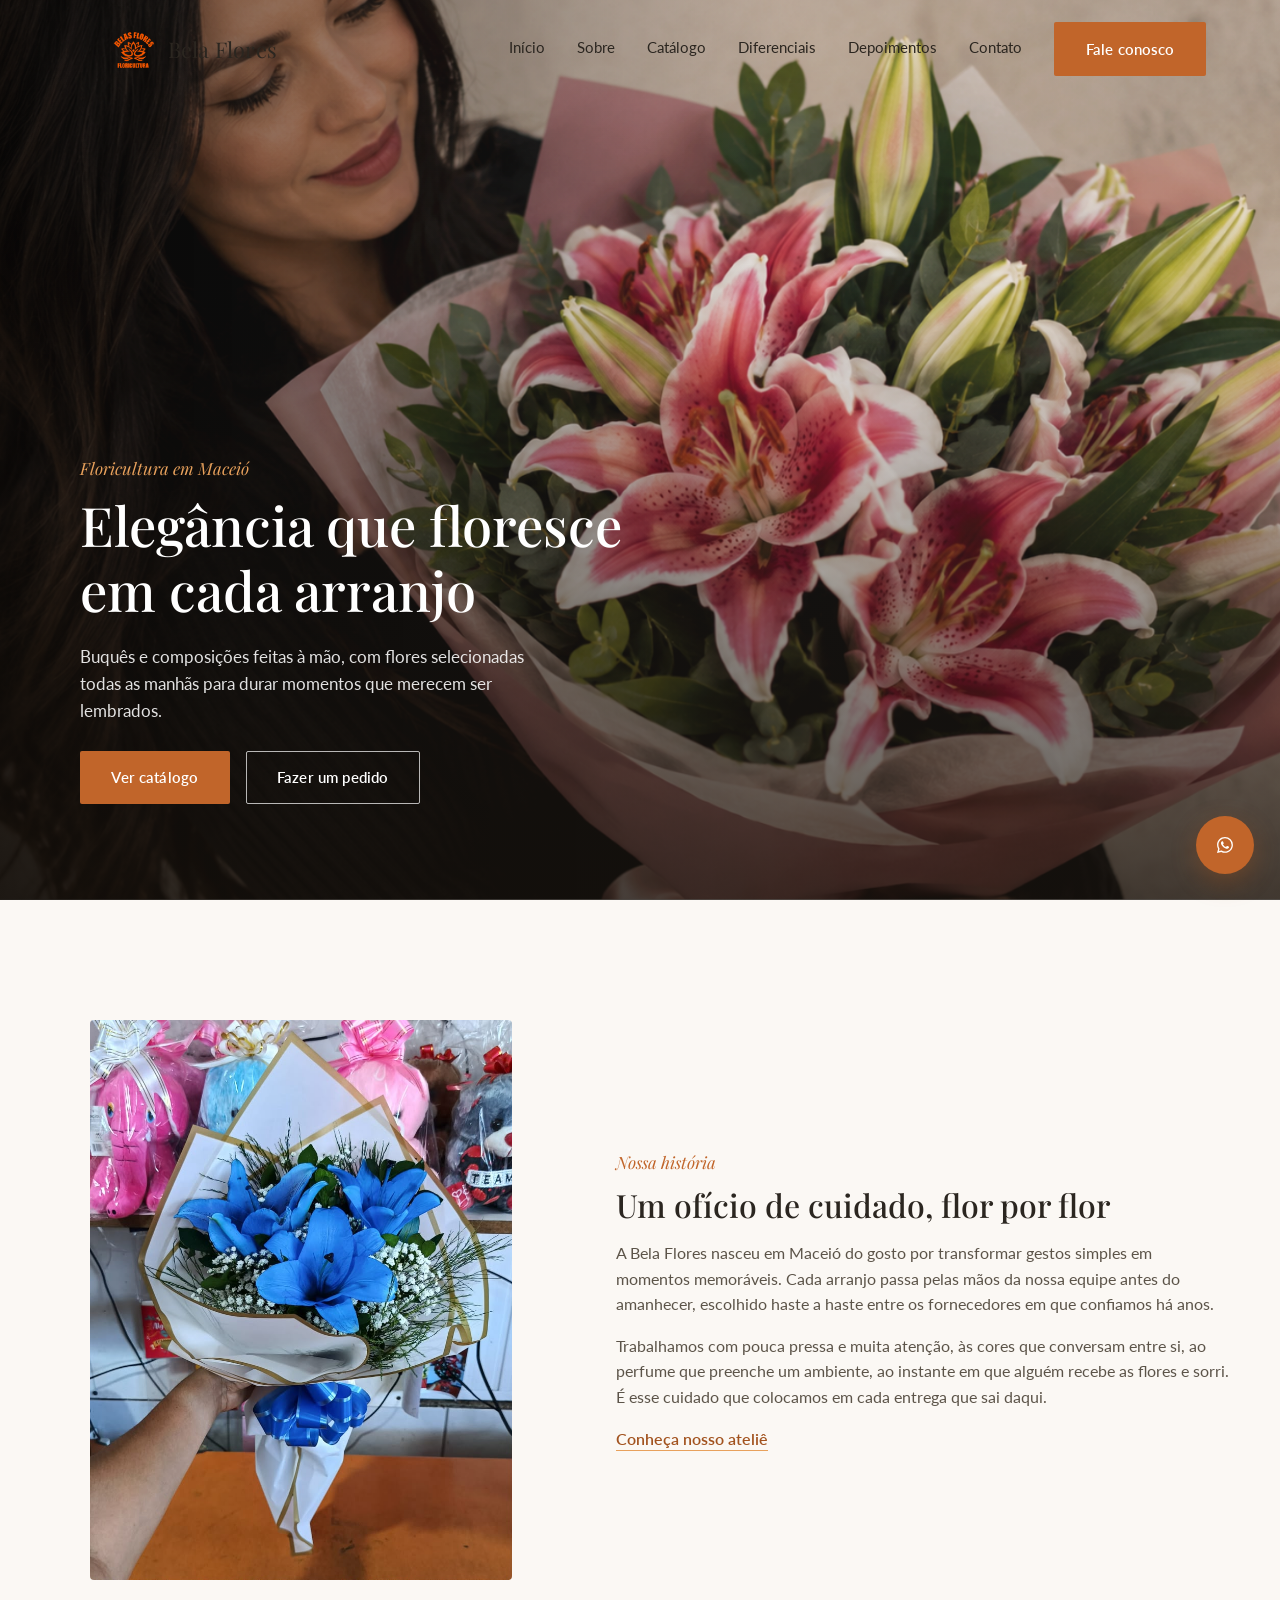
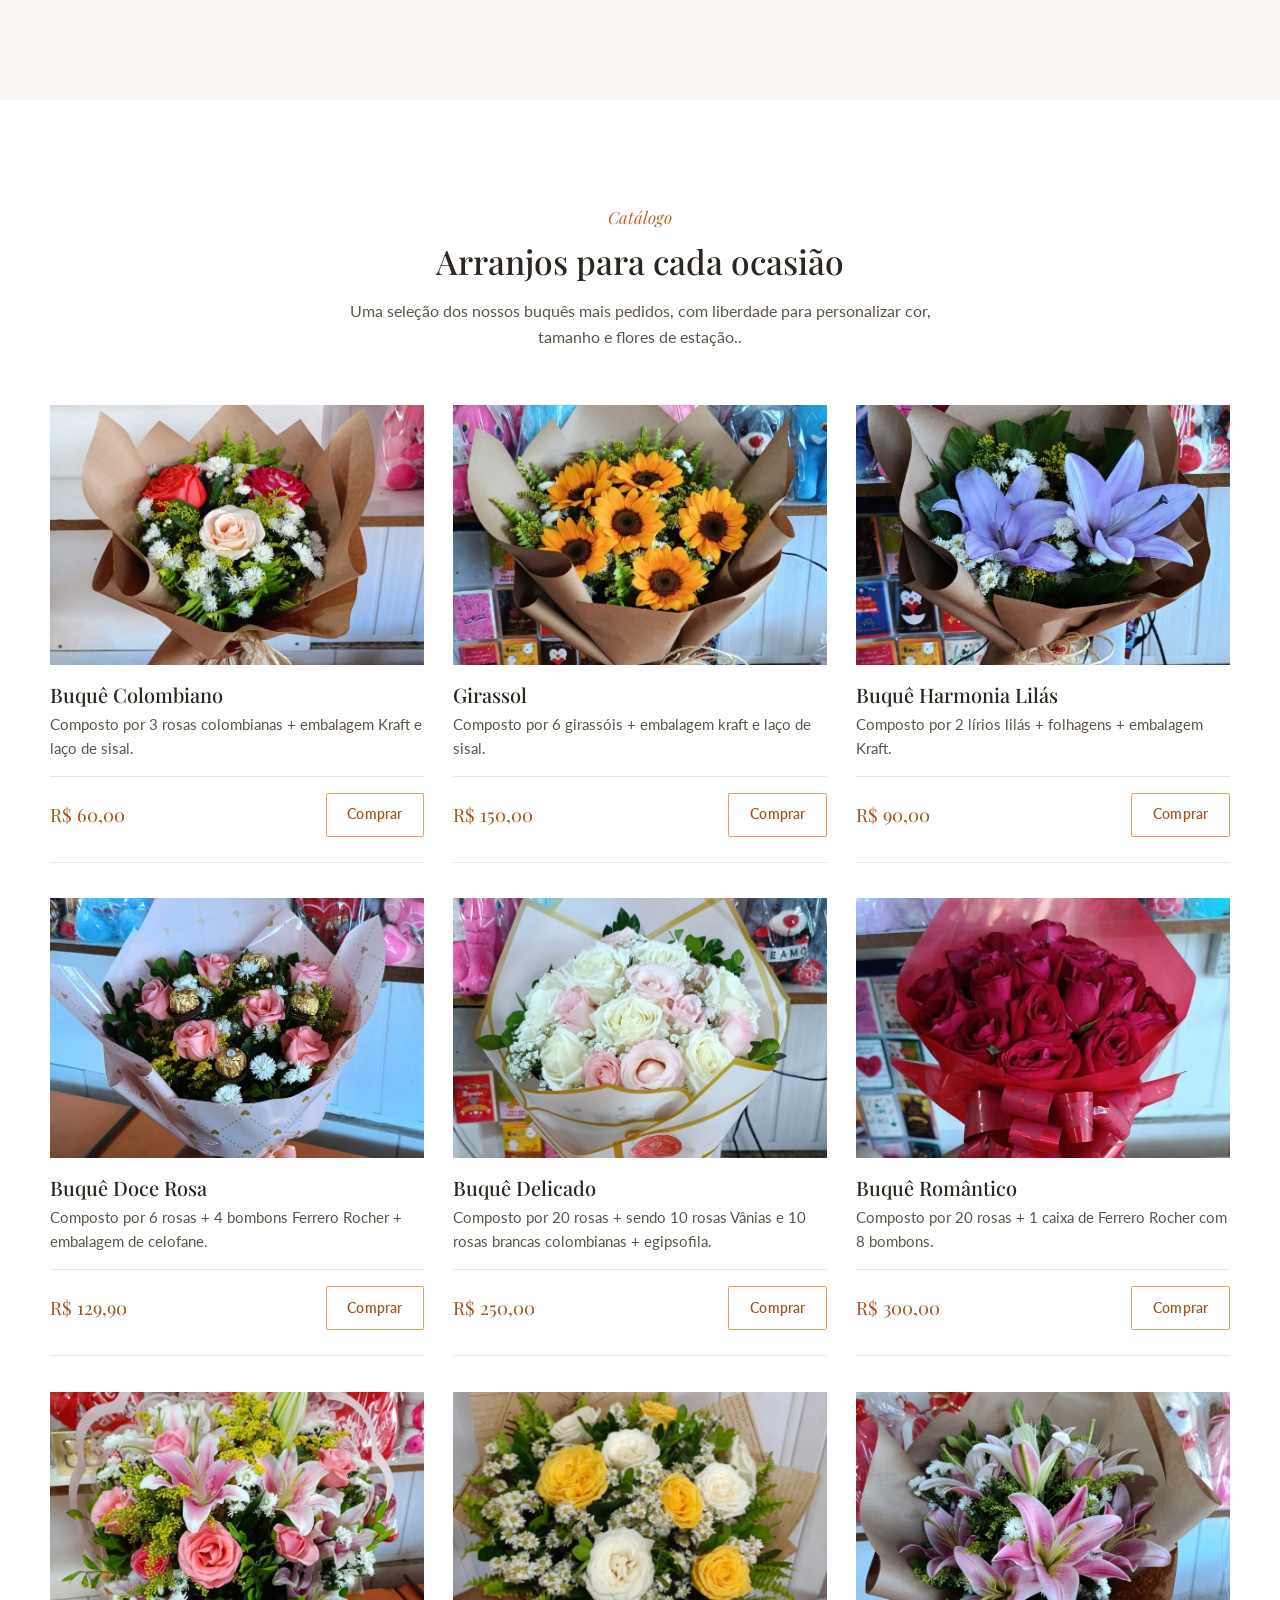
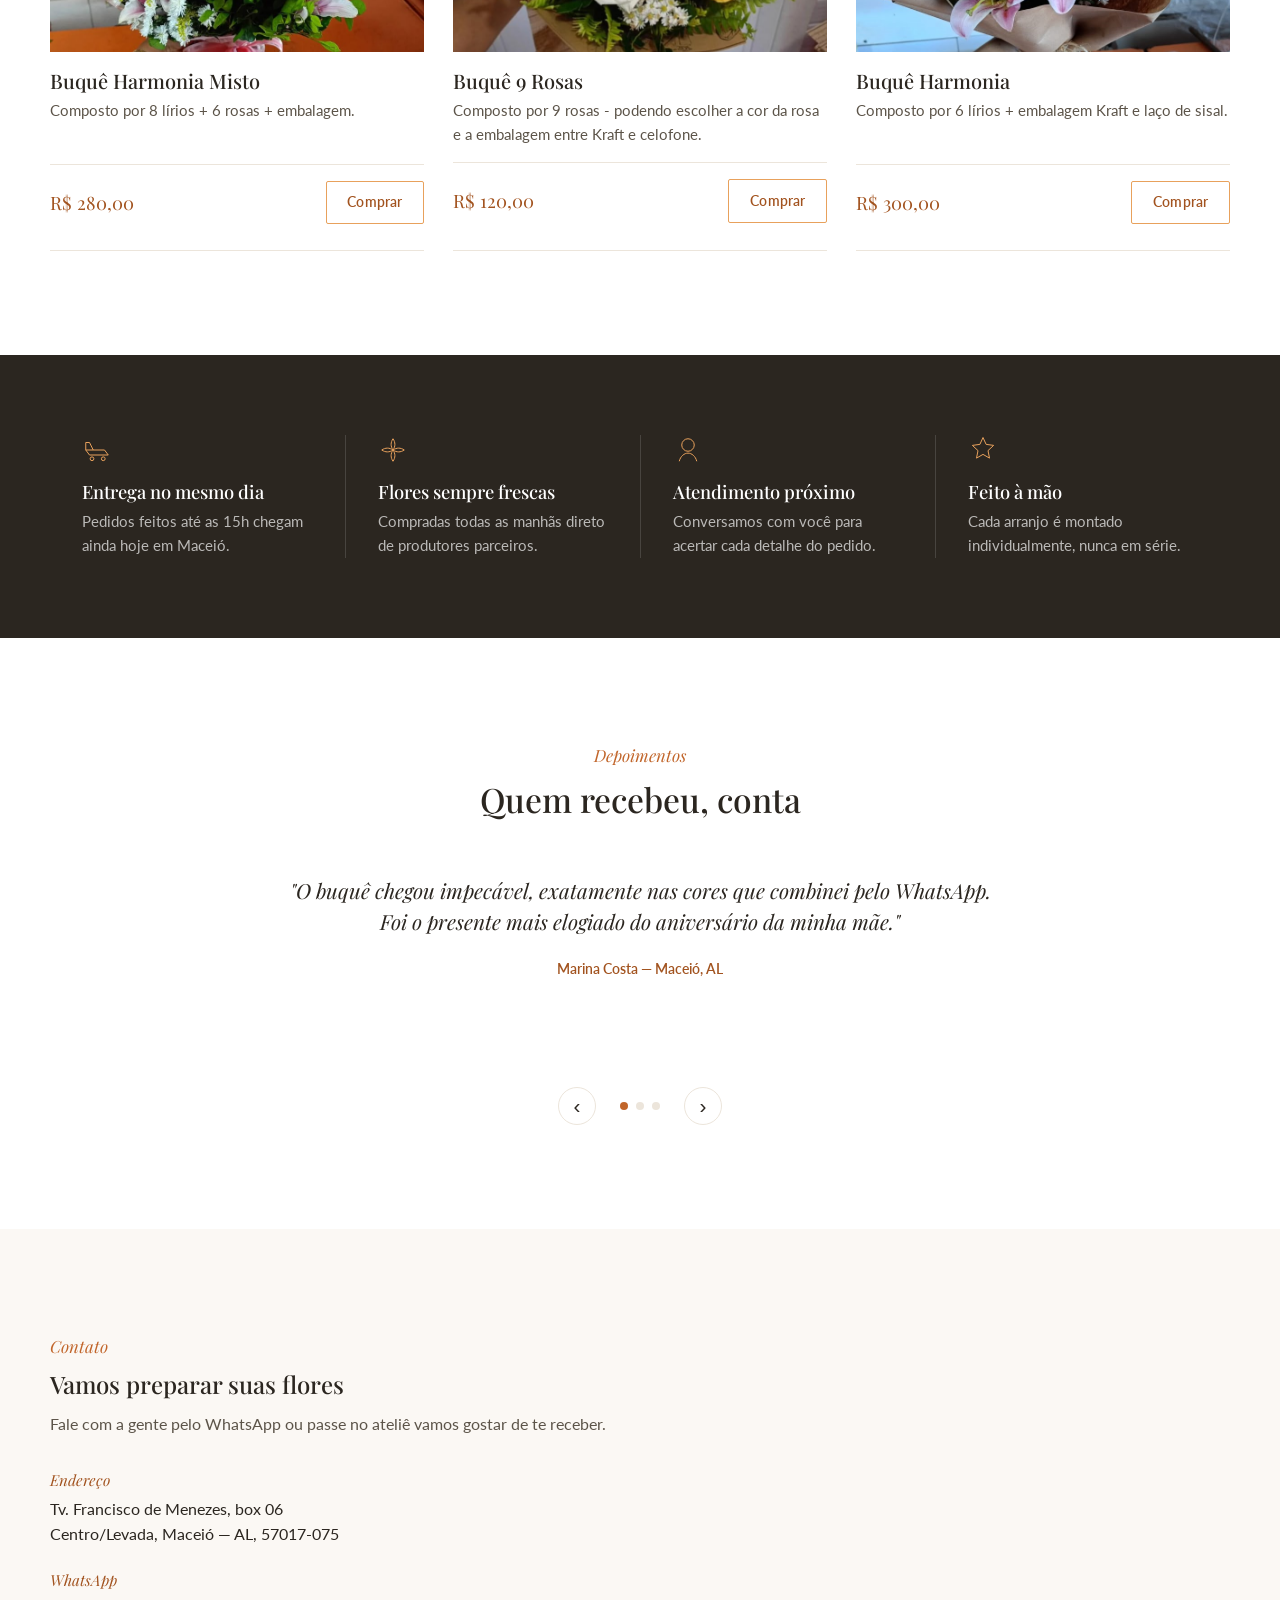
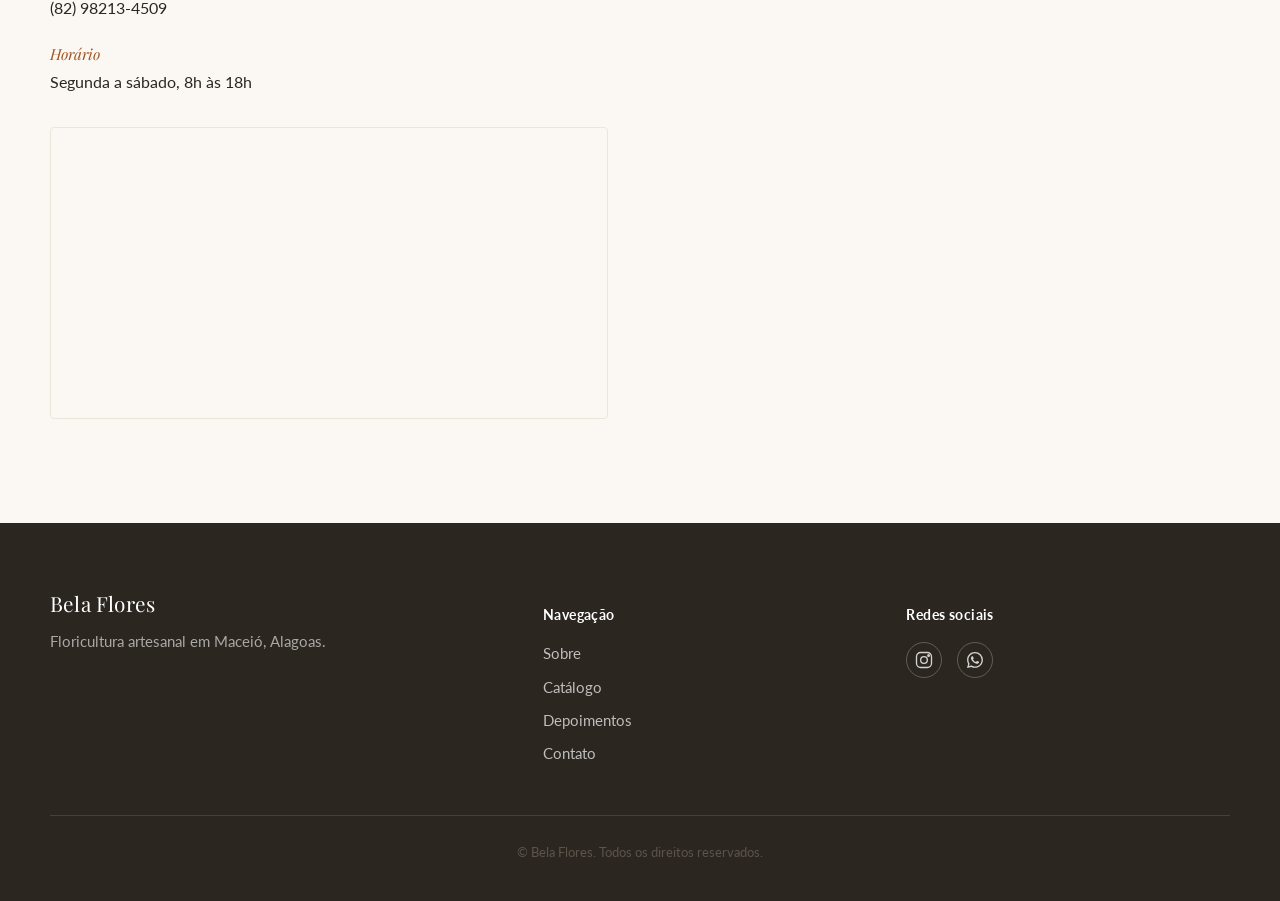
<file: index.html>
<!DOCTYPE html>
<html lang="pt-BR">
<head>
<meta charset="UTF-8">
<meta name="viewport" content="width=device-width, initial-scale=1.0">
<title>Bela Flores — Floricultura em Maceió</title>
<meta name="description" content="Bela Flores — arranjos e buquês artesanais em Maceió, Alagoas. Flores frescas, entrega cuidadosa e atendimento próximo.">
<link rel="preconnect" href="https://fonts.googleapis.com">
<link rel="preconnect" href="https://fonts.gstatic.com" crossorigin>
<link href="https://fonts.googleapis.com/css2?family=Playfair+Display:ital,wght@0,400;0,500;0,600;1,400&family=Lato:wght@300;400;600;700&display=swap" rel="stylesheet">
<link rel="stylesheet" href="style.css">
</head>
<body>

<!-- Header -->
<header class="site-header" id="siteHeader">
  <div class="header-inner">
    <a href="#topo" class="brand">
      <span class="brand-mark" aria-hidden="true">
        <svg viewBox="0 0 40 40" width="34" height="34">
         <img src="logo.png" height="50" width="50"> 
        </svg>
      </span>
      <span class="brand-name">Bela Flores</span>
    </a>
  </img>

    <nav class="main-nav" id="mainNav">
      <a href="#topo">Início</a>
      <a href="#sobre">Sobre</a>
      <a href="#catalogo">Catálogo</a>
      <a href="#diferenciais">Diferenciais</a>
      <a href="#depoimentos">Depoimentos</a>
      <a href="#contato">Contato</a>
    </nav>

    <a class="btn btn-primary header-cta" href="https://wa.me/+558288248325?text=Ol%C3%A1!%20Tenho%20interesse%20no%20Buqu%C3%AA%20Alvorada." target="_blank" rel="noopener">Fale conosco</a>

    <button class="nav-toggle" id="navToggle" aria-label="Abrir menu" aria-expanded="false" aria-controls="mainNav">
      <span></span><span></span><span></span>
    </button>
  </div>
</header>

<main id="topo">

  <!-- Hero -->
  <section class="hero">
    <div class="hero-media">
      <img src="mulher com buque.png" loading="eager">
    </div>
    <div class="hero-content">
      <p class="eyebrow">Floricultura em Maceió</p>
      <h1>Elegância que floresce<br> em cada arranjo</h1>
      <p class="hero-text">Buquês e composições feitas à mão, com flores selecionadas todas as manhãs para durar momentos que merecem ser lembrados.</p>
      <div class="hero-actions">
        <a href="#catalogo" class="btn btn-primary">Ver catálogo</a>
        <a href="#contato" class="btn btn-ghost">Fazer um pedido</a>
      </div>
    </div>
  </section>

  <!-- Sobre -->
  <section class="sobre" id="sobre">
    <div class="sobre-grid">
      <figure class="sobre-media reveal">
        <img src="flor 1.jpeg" alt="Interior de uma floricultura com flores organizadas em baldes">
      </figure>
      <div class="sobre-content reveal">
        <p class="eyebrow">Nossa história</p>
        <h2>Um ofício de cuidado, flor por flor</h2>
        <p>A Bela Flores nasceu em Maceió do gosto por transformar gestos simples em momentos memoráveis. Cada arranjo passa pelas mãos da nossa equipe antes do amanhecer, escolhido haste a haste entre os fornecedores em que confiamos há anos.</p>
        <p>Trabalhamos com pouca pressa e muita atenção, às cores que conversam entre si, ao perfume que preenche um ambiente, ao instante em que alguém recebe as flores e sorri. É esse cuidado que colocamos em cada entrega que sai daqui.</p>
        <a href="#contato" class="text-link">Conheça nosso ateliê</a>
      </div>
    </div>
  </section>

  <!-- Catálogo -->
  <section class="catalogo" id="catalogo">
    <div class="section-head">
      <p class="eyebrow">Catálogo</p>
      <h2>Arranjos para cada ocasião</h2>
      <p class="section-lead">Uma seleção dos nossos buquês mais pedidos, com liberdade para personalizar cor, tamanho e flores de estação..</p>
    </div>

    <div class="product-grid">

      <article class="product-card reveal">
        <div class="product-media">
          <img src="flor 2.jpeg" alt="Buquê de rosas vermelhas e brancas">
        </div>
        <div class="product-body">
          <h3>Buquê Colombiano</h3>
          <p>Composto por 3 rosas colombianas + embalagem Kraft e laço de sisal.</p>
          <div class="product-foot">
            <span class="price">R$ 60,00</span>
            <a href="https://wa.me/+558288248325?text=Ol%C3%A1!%20Tenho%20interesse%20no%20Buqu%C3%AA%20Alvorada." target="_blank" rel="noopener" class="btn btn-outline">Comprar</a>
          </div>
        </div>
      </article>

      <article class="product-card reveal">
        <div class="product-media">
          <img src="flor 3.jpeg" alt="Arranjo de flores em tons de laranja e branco">
        </div>
        <div class="product-body">
          <h3>Girassol </h3>
          <p>Composto por 6 girassóis + embalagem kraft e laço de sisal.</p>
          <div class="product-foot">
            <span class="price">R$ 150,00</span>
            <a href="https://wa.me/+558288248325?text=Ol%C3%A1!%20Tenho%20interesse%20no%20Buqu%C3%AA%20Alvorada." target="_blank" rel="noopener" class="btn btn-outline">Comprar</a>
          </div>
        </div>
      </article>

      <article class="product-card reveal">
        <div class="product-media">
          <img src="flor 4.jpeg" alt="Arranjo de flores em tons de laranja e branco">
        </div>
        <div class="product-body">
          <h3>Buquê Harmonia Lilás</h3>
          <p>Composto por 2 lírios lilás + folhagens + embalagem Kraft.</p>
          <div class="product-foot">
            <span class="price">R$ 90,00</span>
            <a href="https://wa.me/+558288248325?text=Ol%C3%A1!%20Tenho%20interesse%20no%20Buqu%C3%AA%20Alvorada." target="_blank" rel="noopener" class="btn btn-outline">Comprar</a>
          </div>
        </div>
      </article>

      <article class="product-card reveal">
        <div class="product-media">
          <img src="flor 5.jpeg" alt="Buquê pequeno de flores silvestres">
        </div>
        <div class="product-body">
          <h3>Buquê Doce Rosa</h3>
          <p>Composto por 6 rosas + 4 bombons Ferrero Rocher + embalagem de celofane.</p>
          <div class="product-foot">
            <span class="price">R$ 129,90</span>
            <a href="https://wa.me/+558288248325?text=Ol%C3%A1!%20Tenho%20interesse%20no%20Buqu%C3%AA%20Alvorada." target="_blank" rel="noopener" class="btn btn-outline">Comprar</a>
          </div>
        </div>
      </article>

      <article class="product-card reveal">
        <div class="product-media">
          <img src="flor 6.jpeg" alt="Arranjo alto de flores para eventos">
        </div>
        <div class="product-body">
          <h3>Buquê Delicado</h3>
          <p>Composto por 20 rosas + sendo 10 rosas Vânias e 10 rosas brancas colombianas + egipsofila.</p>
          <div class="product-foot">
            <span class="price">R$ 250,00</span>
            <a href="https://wa.me/+558288248325?text=Ol%C3%A1!%20Tenho%20interesse%20no%20Buqu%C3%AA%20Alvorada." target="_blank" rel="noopener" class="btn btn-outline">Comprar</a>
          </div>
        </div>
      </article>

      <article class="product-card reveal">
        <div class="product-media">
          <img src="flor 7.jpeg" alt="Buquê em papel kraft com fita laranja">
        </div>
        <div class="product-body">
          <h3>Buquê Romântico</h3>
          <p>Composto por 20 rosas + 1 caixa de Ferrero Rocher com 8 bombons.</p>
          <div class="product-foot">
            <span class="price">R$ 300,00</span>
            <a href="https://wa.me/+558288248325?text=Ol%C3%A1!%20Tenho%20interesse%20no%20Buqu%C3%AA%20Alvorada." target="_blank" rel="noopener" class="btn btn-outline">Comprar</a>
          </div>
        </div>
      </article>

        <article class="product-card reveal">
        <div class="product-media">
          <img src="flor 8.jpeg" alt="Buquê em papel kraft com fita laranja">
        </div>
        <div class="product-body">
          <h3>Buquê Harmonia Misto</h3>
          <p>Composto por 8 lírios + 6 rosas + embalagem.</p>
        </br>
          <div class="product-foot">
            <span class="price">R$ 280,00</span>
            <a href="https://wa.me/+558288248325?text=Ol%C3%A1!%20Tenho%20interesse%20no%20Buqu%C3%AA%20Alvorada." target="_blank" rel="noopener" class="btn btn-outline">Comprar</a>
          </div>
        </div>
      </article>


      <article class="product-card reveal">
        <div class="product-media">
          <img src="flor 9.jpeg" alt="Buquê em papel kraft com fita laranja">
        </div>
        <div class="product-body">
          <h3>Buquê 9 Rosas</h3>
          <p>Composto por 9 rosas - podendo escolher a cor da rosa e a embalagem entre Kraft e celofone.</p>
          <div class="product-foot">
            <span class="price">R$ 120,00</span>
            <a href="https://wa.me/+558288248325?text=Ol%C3%A1!%20Tenho%20interesse%20no%20Buqu%C3%AA%20Alvorada." target="_blank" rel="noopener" class="btn btn-outline">Comprar</a>
          </div>
        </div>
      </article>


      <article class="product-card reveal">
        <div class="product-media">
          <img src="flor 10.jpeg" alt="Buquê em papel kraft com fita laranja">
        </div>
        <div class="product-body">
          <h3>Buquê Harmonia</h3>
          <p>Composto por 6 lírios + embalagem Kraft e laço de sisal.</p>
        </br>
          <div class="product-foot">
            <span class="price">R$ 300,00</span>
            <a href="https://wa.me/+558288248325?text=Ol%C3%A1!%20Tenho%20interesse%20no%20Buqu%C3%AA%20Alvorada." target="_blank" rel="noopener" class="btn btn-outline">Comprar</a>
          </div>
        </div>
      </article>


    </div>
  </section>

  <!-- Diferenciais -->
  <section class="diferenciais" id="diferenciais">
    <div class="diferenciais-inner">

      <div class="diferencial reveal">
        <span class="diferencial-icon" aria-hidden="true">
          <svg viewBox="0 0 48 48" width="30" height="30" fill="none" stroke="currentColor" stroke-width="1.6">
            <path d="M6 24h30l6 8H12z"/>
            <circle cx="16" cy="38" r="3"/>
            <circle cx="34" cy="38" r="3"/>
            <path d="M6 24V12h6l6 12"/>
          </svg>
        </span>
        <h3>Entrega no mesmo dia</h3>
        <p>Pedidos feitos até as 15h chegam ainda hoje em Maceió.</p>
      </div>

      <div class="diferencial reveal">
        <span class="diferencial-icon" aria-hidden="true">
          <svg viewBox="0 0 48 48" width="30" height="30" fill="none" stroke="currentColor" stroke-width="1.6">
            <path d="M24 6c4 6 4 12 0 18-4-6-4-12 0-18z"/>
            <path d="M6 24c6-4 12-4 18 0-6 4-12 4-18 0z"/>
            <path d="M24 42c-4-6-4-12 0-18 4 6 4 12 0 18z"/>
            <path d="M42 24c-6 4-12 4-18 0 6-4 12-4 18 0z"/>
          </svg>
        </span>
        <h3>Flores sempre frescas</h3>
        <p>Compradas todas as manhãs direto de produtores parceiros.</p>
      </div>

      <div class="diferencial reveal">
        <span class="diferencial-icon" aria-hidden="true">
          <svg viewBox="0 0 48 48" width="30" height="30" fill="none" stroke="currentColor" stroke-width="1.6">
            <path d="M24 6a10 10 0 100 20 10 10 0 000-20z"/>
            <path d="M10 42c2-8 8-13 14-13s12 5 14 13"/>
          </svg>
        </span>
        <h3>Atendimento próximo</h3>
        <p>Conversamos com você para acertar cada detalhe do pedido.</p>
      </div>

      <div class="diferencial reveal">
        <span class="diferencial-icon" aria-hidden="true">
          <svg viewBox="0 0 48 48" width="30" height="30" fill="none" stroke="currentColor" stroke-width="1.6">
            <path d="M24 4l5 11 12 1.6-9 8.4 2.4 12L24 31l-10.4 6 2.4-12-9-8.4L19 15z"/>
          </svg>
        </span>
        <h3>Feito à mão</h3>
        <p>Cada arranjo é montado individualmente, nunca em série.</p>
      </div>

    </div>
  </section>

  <!-- Depoimentos -->
  <section class="depoimentos" id="depoimentos">
    <div class="section-head">
      <p class="eyebrow">Depoimentos</p>
      <h2>Quem recebeu, conta</h2>
    </div>

    <div class="testimonial-carousel" id="testimonialCarousel">
      <div class="testimonial-track" id="testimonialTrack">
        <blockquote class="testimonial">
          <p>"O buquê chegou impecável, exatamente nas cores que combinei pelo WhatsApp. Foi o presente mais elogiado do aniversário da minha mãe."</p>
          <footer>Marina Costa — Maceió, AL</footer>
        </blockquote>
        <blockquote class="testimonial">
          <p>"Encomendei o buquê de noiva para o meu casamento e o resultado superou o que eu tinha imaginado. Atenção a cada detalhe."</p>
          <footer>Rafael e Júlia — Levada, Maceió</footer>
        </blockquote>
        <blockquote class="testimonial">
          <p>"Peço flores toda semana para o consultório e nunca recebi um arranjo murcho ou fora do combinado. Virou rotina de confiança."</p>
          <footer>Dra. Helena Prado — Centro, Maceió</footer>
        </blockquote>
      </div>

      <div class="testimonial-controls">
        <button class="testimonial-arrow" id="prevTestimonial" aria-label="Depoimento anterior">‹</button>
        <div class="testimonial-dots" id="testimonialDots"></div>
        <button class="testimonial-arrow" id="nextTestimonial" aria-label="Próximo depoimento">›</button>
      </div>
    </div>
  </section>

  <!-- Contato -->
  <section class="contato" id="contato">
    <div class="contato-grid">

      <div class="contato-info reveal">
        <p class="eyebrow">Contato</p>
        <h2>Vamos preparar suas flores</h2>
        <p class="section-lead">Fale com a gente pelo WhatsApp ou passe no ateliê vamos gostar de te receber.</p>

        <ul class="contato-list">
          <li>
            <span class="contato-label">Endereço</span>
            <span>Tv. Francisco de Menezes, box 06<br>Centro/Levada, Maceió — AL, 57017-075</span>
          </li>
          <li>
            <span class="contato-label">WhatsApp</span>
            <a href="https://wa.me/5582982134509" target="_blank" rel="noopener">(82) 98213-4509</a>
          </li>
          <li>
            <span class="contato-label">Horário</span>
            <span>Segunda a sábado, 8h às 18h</span>
          </li>
        </ul>

        <div class="map-frame">
          <div class="mapa">
          <iframe
            title="Localização da Bela Flores em Maceió"
            src="https://www.google.com/maps?q=Tv.+Francisco+de+Menezes,+Centro,+Maceió,+AL,+57017-075&output=embed" width="100%" height="400" style="border: 0;" allowfullscreen=""
            loading="lazy"
            referrerpolicy="no-referrer-when-downgrade">
          </iframe>
          </div>
        </div>
      </div>
</main>

<!-- Footer -->
<footer class="site-footer">
  <div class="footer-inner">
    <div class="footer-brand">
      <span class="brand-name">Bela Flores</span>
      <p>Floricultura artesanal em Maceió, Alagoas.</p>
    </div>

    <div class="footer-links">
      <h4>Navegação</h4>
      <a href="#sobre">Sobre</a>
      <a href="#catalogo">Catálogo</a>
      <a href="#depoimentos">Depoimentos</a>
      <a href="#contato">Contato</a>
    </div>

    <div class="footer-social">
      <h4>Redes sociais</h4>
      <div class="social-icons">
        <a href="#" aria-label="Instagram da Bela Flores">
          <svg viewBox="0 0 24 24" width="20" height="20" fill="none" stroke="currentColor" stroke-width="1.6"><rect x="3" y="3" width="18" height="18" rx="5"/><a href="https://www.instagram.com/floricultura_belasflores_?utm_source=ig_web_button_share_sheet&stkn=ZDNlZDc0MzIxNw=="></a><circle cx="12" cy="12" r="4"/><circle cx="17.5" cy="6.5" r="1"/></svg>
        </a>
        <a href="https://wa.me/558288248325" target="_blank" rel="noopener" aria-label="WhatsApp da Bela Flores">
          <svg xmlns="http://www.w3.org/2000/svg" width="16" height="16" fill="currentColor" class="bi bi-whatsapp" viewBox="0 0 16 16">
          <path d="M13.601 2.326A7.85 7.85 0 0 0 7.994 0C3.627 0 .068 3.558.064 7.926c0 1.399.366 2.76 1.057 3.965L0 16l4.204-1.102a7.9 7.9 0 0 0 3.79.965h.004c4.368 0 7.926-3.558 7.93-7.93A7.9 7.9 0 0 0 13.6 2.326zM7.994 14.521a6.6 6.6 0 0 1-3.356-.92l-.24-.144-2.494.654.666-2.433-.156-.251a6.56 6.56 0 0 1-1.007-3.505c0-3.626 2.957-6.584 6.591-6.584a6.56 6.56 0 0 1 4.66 1.931 6.56 6.56 0 0 1 1.928 4.66c-.004 3.639-2.961 6.592-6.592 6.592m3.615-4.934c-.197-.099-1.17-.578-1.353-.646-.182-.065-.315-.099-.445.099-.133.197-.513.646-.627.775-.114.133-.232.148-.43.05-.197-.1-.836-.308-1.592-.985-.59-.525-.985-1.175-1.103-1.372-.114-.198-.011-.304.088-.403.087-.088.197-.232.296-.346.1-.114.133-.198.198-.33.065-.134.034-.248-.015-.347-.05-.099-.445-1.076-.612-1.47-.16-.389-.323-.335-.445-.34-.114-.007-.247-.007-.38-.007a.73.73 0 0 0-.529.247c-.182.198-.691.677-.691 1.654s.71 1.916.81 2.049c.098.133 1.394 2.132 3.383 2.992.47.205.84.326 1.129.418.475.152.904.129 1.246.08.38-.058 1.171-.48 1.338-.943.164-.464.164-.86.114-.943-.049-.084-.182-.133-.38-.232"/>
          </svg>
        </a>
      </div>
    </div>
  </div>
  <div class="footer-bottom">
    <p>&copy; <span id="anoAtual"></span> Bela Flores. Todos os direitos reservados.</p>
  </div>
</footer>


<a href="https://wa.me/558288248325?text=Ol%C3%A1!%20Gostaria%20de%20fazer%20um%20pedido%20na%20Bela%20Flores." target="_blank" rel="noopener" class="whatsapp-float" aria-label="Falar no WhatsApp">
 <svg xmlns="http://www.w3.org/2000/svg" width="16" height="16" fill="currentColor" class="bi bi-whatsapp" viewBox="0 0 16 16">
  <path d="M13.601 2.326A7.85 7.85 0 0 0 7.994 0C3.627 0 .068 3.558.064 7.926c0 1.399.366 2.76 1.057 3.965L0 16l4.204-1.102a7.9 7.9 0 0 0 3.79.965h.004c4.368 0 7.926-3.558 7.93-7.93A7.9 7.9 0 0 0 13.6 2.326zM7.994 14.521a6.6 6.6 0 0 1-3.356-.92l-.24-.144-2.494.654.666-2.433-.156-.251a6.56 6.56 0 0 1-1.007-3.505c0-3.626 2.957-6.584 6.591-6.584a6.56 6.56 0 0 1 4.66 1.931 6.56 6.56 0 0 1 1.928 4.66c-.004 3.639-2.961 6.592-6.592 6.592m3.615-4.934c-.197-.099-1.17-.578-1.353-.646-.182-.065-.315-.099-.445.099-.133.197-.513.646-.627.775-.114.133-.232.148-.43.05-.197-.1-.836-.308-1.592-.985-.59-.525-.985-1.175-1.103-1.372-.114-.198-.011-.304.088-.403.087-.088.197-.232.296-.346.1-.114.133-.198.198-.33.065-.134.034-.248-.015-.347-.05-.099-.445-1.076-.612-1.47-.16-.389-.323-.335-.445-.34-.114-.007-.247-.007-.38-.007a.73.73 0 0 0-.529.247c-.182.198-.691.677-.691 1.654s.71 1.916.81 2.049c.098.133 1.394 2.132 3.383 2.992.47.205.84.326 1.129.418.475.152.904.129 1.246.08.38-.058 1.171-.48 1.338-.943.164-.464.164-.86.114-.943-.049-.084-.182-.133-.38-.232"/>
</svg>
</a>


</svg>

<script src="script.js"></script>
</body>
</html>
</file>
<file: style.css>
/* ============================
   Bela Flores — Design tokens
   ============================ */
:root {
  --white: #ffffff;
  --cream: #fbf8f4;
  --ink: #2b2620;
  --ink-soft: #5c5449;
  --orange: #c1652a;
  --orange-deep: #a2531f;
  --orange-light: #e8a15c;
  --gold: #b08d57;
  --line: #ece5db;

  --font-display: "Playfair Display", serif;
  --font-body: "Lato", sans-serif;

  --max-width: 1180px;
  --radius-sm: 2px;
  --radius-md: 4px;
}

* { box-sizing: border-box; }

html { scroll-behavior: smooth; }

@media (prefers-reduced-motion: reduce) {
  html { scroll-behavior: auto; }
  *, *::before, *::after { animation-duration: 0.001ms !important; transition-duration: 0.001ms !important; }
}

body {
  margin: 0;
  font-family: var(--font-body);
  color: var(--ink);
  background: var(--white);
  line-height: 1.6;
  -webkit-font-smoothing: antialiased;
}

h1, h2, h3 {
  font-family: var(--font-display);
  font-weight: 500;
  line-height: 1.2;
  margin: 0 0 0.5em;
  color: var(--ink);
}

p { margin: 0 0 1em; color: var(--ink-soft); }

a {
  color: inherit;
  text-decoration: none;
}

img { max-width: 100%; display: block; }

ul { list-style: none; margin: 0; padding: 0; }

section { padding: 6.5rem 1.5rem; }

.eyebrow {
  font-family: var(--font-display);
  font-style: italic;
  font-size: 1.05rem;
  color: var(--orange);
  margin-bottom: 0.6em;
}

.section-head {
  max-width: 640px;
  margin: 0 auto 3.5rem;
  text-align: center;
}

.section-head h2 { font-size: 2.1rem; }

.section-lead { color: var(--ink-soft); }

:focus-visible {
  outline: 2px solid var(--orange-deep);
  outline-offset: 3px;
}

/* Buttons */
.btn {
  display: inline-flex;
  align-items: center;
  justify-content: center;
  padding: 0.85rem 1.9rem;
  border-radius: var(--radius-sm);
  font-family: var(--font-body);
  font-weight: 600;
  font-size: 0.95rem;
  letter-spacing: 0.01em;
  border: 1px solid transparent;
  cursor: pointer;
  transition: background-color 0.25s ease, color 0.25s ease, border-color 0.25s ease, transform 0.2s ease;
}

.btn-primary {
  background: var(--orange);
  color: var(--white);
}
.btn-primary:hover { background: var(--orange-deep); }

.btn-ghost {
  background: transparent;
  color: var(--ink);
  border-color: var(--ink);
}
.btn-ghost:hover { border-color: var(--orange); color: var(--orange); }

.btn-outline {
  background: transparent;
  color: var(--orange-deep);
  border-color: var(--orange-light);
  padding: 0.6rem 1.3rem;
  font-size: 0.88rem;
}
.btn-outline:hover { background: var(--orange); border-color: var(--orange); color: var(--white); }

.text-link {
  color: var(--orange-deep);
  border-bottom: 1px solid var(--orange-light);
  padding-bottom: 2px;
  font-weight: 600;
}
.text-link:hover { color: var(--orange); border-color: var(--orange); }

/* ============================
   Header
   ============================ */
.site-header {
  position: fixed;
  top: 0;
  left: 0;
  right: 0;
  z-index: 100;
  background: transparent;
  transition: background-color 0.35s ease, box-shadow 0.35s ease, padding 0.35s ease;
  padding: 1.4rem 0;
}

.site-header.is-scrolled {
  background: rgba(255, 255, 255, 0.94);
  backdrop-filter: blur(6px);
  box-shadow: 0 1px 0 var(--line);
  padding: 0.9rem 0;
}

.header-inner {
  max-width: var(--max-width);
  margin: 0 auto;
  padding: 0 1.5rem;
  display: flex;
  align-items: center;
  gap: 2rem;
}

.brand {
  display: flex;
  align-items: center;
  gap: 0.6rem;
  margin-right: auto;
  color: var(--ink);
}
.site-header:not(.is-scrolled) .hero + * .brand {}
.brand-mark { color: var(--orange); display: inline-flex; }
.brand-name {
  font-family: var(--font-display);
  font-size: 1.35rem;
  letter-spacing: 0.01em;
}

.main-nav {
  display: flex;
  gap: 2rem;
}
.main-nav a {
  font-size: 0.95rem;
  color: var(--ink);
  position: relative;
  padding-bottom: 4px;
}
.main-nav a::after {
  content: "";
  position: absolute;
  left: 0;
  right: 100%;
  bottom: 0;
  height: 1px;
  background: var(--orange);
  transition: right 0.25s ease;
}
.main-nav a:hover::after { right: 0; }

.nav-toggle {
  display: none;
  flex-direction: column;
  justify-content: center;
  gap: 5px;
  width: 34px;
  height: 34px;
  background: none;
  border: none;
  cursor: pointer;
}
.nav-toggle span {
  display: block;
  height: 2px;
  background: var(--ink);
  border-radius: 2px;
  transition: transform 0.25s ease, opacity 0.25s ease;
}

/* ============================
   Hero
   ============================ */
.hero {
  position: relative;
  min-height: 100vh;
  display: flex;
  align-items: flex-end;
  padding: 0;
  overflow: hidden;
}
.hero-media {
  position: absolute;
  inset: 0;
  background-color: #ee7e39;
}
.hero-media img {
  width: 100%;
  height: 100%;
  object-fit: cover;
}
.hero-media::after {
  content: "";
  position: absolute;
  inset: 0;
  background: linear-gradient(0deg, rgba(20,15,10,0.72) 0%, rgba(20,15,10,0.25) 45%, rgba(20,15,10,0.05) 65%);
}
.hero-content {
  position: relative;
  z-index: 1;
  max-width: 640px;
  padding: 0 1.5rem 6rem;
  margin: 0 3.5rem;
  color: var(--white);
}
.hero .eyebrow { color: var(--orange-light); }
.hero h1 {
  color: var(--white);
  font-size: clamp(2.3rem, 5vw, 3.4rem);
  margin-bottom: 0.4em;
}
.hero-text {
  color: rgba(255,255,255,0.88);
  font-size: 1.05rem;
  max-width: 480px;
}
.hero-actions {
  display: flex;
  gap: 1rem;
  margin-top: 1.6rem;
  flex-wrap: wrap;
}
.hero .btn-ghost {
  color: var(--white);
  border-color: rgba(255,255,255,0.7);
}
.hero .btn-ghost:hover { border-color: var(--orange-light); color: var(--orange-light); }

/* ============================
   Sobre
   ============================ */
.sobre { background: var(--cream); }
.sobre-grid {
  max-width: var(--max-width);
  margin: 0 auto;
  display: grid;
  grid-template-columns: 0.9fr 1.1fr;
  gap: 4rem;
  align-items: center;
}
.sobre-media img {
  border-radius: var(--radius-md);
}
.sobre-content h2 { font-size: 2rem; }

/* ============================
   Catálogo
   ============================ */
.product-grid {
  max-width: var(--max-width);
  margin: 0 auto;
  display: grid;
  grid-template-columns: repeat(3, 1fr);
  gap: 2.2rem 1.8rem;
}
.product-card {
  border-bottom: 1px solid var(--line);
  padding-bottom: 1.6rem;
}
.product-media {
  overflow:visible;
  margin-bottom: 1.1rem;
  border-radius: var(--radius-md);
}
.product-media img {
  width: 100%;
  height: 260px;
  object-fit: cover;
  transition: transform 0.6s ease;
}
.product-card:hover .product-media img { transform: scale(1.06); }
.product-body h3 { font-size: 1.25rem; margin-bottom: 0.25em; }
.product-body p { font-size: 0.94rem; margin-bottom: 1rem; }
.product-foot {
  display: flex;
  align-items: center;
  justify-content: space-between;
  border-top: 1px solid var(--line);
  padding-top: 1rem;
}
.price {
  font-family: var(--font-display);
  font-size: 1.15rem;
  color: var(--orange-deep);
}

/* ============================
   Diferenciais
   ============================ */
.diferenciais { background: var(--ink); padding: 5rem 1.5rem; }
.diferenciais-inner {
  max-width: var(--max-width);
  margin: 0 auto;
  display: grid;
  grid-template-columns: repeat(4, 1fr);
}
.diferencial {
  padding: 0 2rem;
  border-left: 1px solid rgba(255,255,255,0.14);
  color: rgba(255,255,255,0.85);
}
.diferencial:first-child { border-left: none; }
.diferencial-icon {
  display: inline-flex;
  color: var(--orange-light);
  margin-bottom: 1rem;
}
.diferencial h3 {
  color: var(--white);
  font-size: 1.15rem;
  margin-bottom: 0.4em;
}
.diferencial p { color: rgba(255,255,255,0.68); font-size: 0.92rem; margin: 0; }

/* ============================
   Depoimentos
   ============================ */
.depoimentos { background: var(--white); }
.testimonial-carousel {
  max-width: 720px;
  margin: 0 auto;
  text-align: center;
}
.testimonial-track {
  position: relative;
  min-height: 180px;
}
.testimonial {
  position: absolute;
  inset: 0;
  margin: 0;
  opacity: 0;
  transform: translateY(8px);
  transition: opacity 0.5s ease, transform 0.5s ease;
  pointer-events: none;
}
.testimonial.is-active {
  opacity: 1;
  transform: translateY(0);
  pointer-events: auto;
  position: relative;
}
.testimonial p {
  font-family: var(--font-display);
  font-style: italic;
  font-size: 1.3rem;
  color: var(--ink);
  line-height: 1.5;
}
.testimonial footer {
  margin-top: 1.2rem;
  font-size: 0.88rem;
  color: var(--orange-deep);
  font-weight: 600;
}
.testimonial-controls {
  display: flex;
  align-items: center;
  justify-content: center;
  gap: 1.5rem;
  margin-top: 2rem;
}
.testimonial-arrow {
  width: 38px;
  height: 38px;
  border-radius: 50%;
  border: 1px solid var(--line);
  background: var(--white);
  font-size: 1.3rem;
  color: var(--ink);
  cursor: pointer;
  transition: border-color 0.2s ease, color 0.2s ease;
}
.testimonial-arrow:hover { border-color: var(--orange); color: var(--orange); }
.testimonial-dots {
  display: flex;
  gap: 0.5rem;
}
.testimonial-dots button {
  width: 8px;
  height: 8px;
  border-radius: 50%;
  border: none;
  background: var(--line);
  cursor: pointer;
  padding: 0;
}
.testimonial-dots button.is-active { background: var(--orange); }

/* ============================
   Contato
   ============================ */
.contato { background: var(--cream); }
.contato-grid {
  max-width: var(--max-width);
  margin: 0 auto;
  display: grid;
  grid-template-columns: 1fr 1fr;
  gap: 4rem;
}
.contato-list {
  margin: 2rem 0;
  display: flex;
  flex-direction: column;
  gap: 1.3rem;
}
.contato-list li {
  display: flex;
  flex-direction: column;
  gap: 0.2rem;
}
.contato-label {
  font-family: var(--font-display);
  font-style: italic;
  color: var(--orange-deep);
  font-size: 0.95rem;
}
.contato-list a:hover { color: var(--orange); }
.map-frame {
  border-radius: var(--radius-md);
  overflow: hidden;
  border: 1px solid var(--line);
}
.map-frame iframe {
  width: 100%;
  height: 290px;
  border: 0;
  display:flex;
}

.contato-form {
  background: var(--white);
  border: 1px solid var(--line);
  border-radius: var(--radius-md);
  padding: 2.5rem;
}
.contato-form h3 { font-size: 1.4rem; margin-bottom: 1.2rem; }
.form-field { margin-bottom: 1.3rem; }
.form-field label {
  display: block;
  font-size: 0.88rem;
  color: var(--ink-soft);
  margin-bottom: 0.4rem;
}
.form-field input,
.form-field textarea {
  width: 100%;
  padding: 0.75rem 0.9rem;
  border: 1px solid var(--line);
  border-radius: var(--radius-sm);
  font-family: var(--font-body);
  font-size: 0.96rem;
  color: var(--ink);
  background: var(--white);
  transition: border-color 0.2s ease;
  resize: vertical;
}
.form-field input:focus,
.form-field textarea:focus {
  border-color: var(--orange);
  outline: none;
}
.form-field.has-error input,
.form-field.has-error textarea {
  border-color: #b3452c;
}
.field-error {
  display: block;
  min-height: 1.1em;
  font-size: 0.8rem;
  color: #b3452c;
  margin-top: 0.3rem;
}
.form-submit { width: 100%; }
.form-status {
  margin-top: 1rem;
  font-size: 0.9rem;
  min-height: 1.2em;
  color: var(--orange-deep);
}

/* ============================
   Footer
   ============================ */
.site-footer {
  background: var(--ink);
  color: rgba(255,255,255,0.75);
  padding: 4rem 1.5rem 0;
}
.footer-inner {
  max-width: var(--max-width);
  margin: 0 auto;
  display: grid;
  grid-template-columns: 1.4fr 1fr 1fr;
  gap: 2.5rem;
  padding-bottom: 2.5rem;
  border-bottom: 1px solid rgba(255,255,255,0.12);
}
.footer-brand .brand-name {
  color: var(--white);
  font-size: 1.3rem;
}
.footer-brand p { margin-top: 0.6rem; color: rgba(255,255,255,0.6); font-size: 0.92rem; }
.footer-links h4,
.footer-social h4 {
  font-family: var(--font-body);
  color: var(--white);
  font-size: 0.85rem;
  letter-spacing: 0.03em;
  margin-bottom: 1rem;
}
.footer-links {
  display: flex;
  flex-direction: column;
}
.footer-links a {
  color: rgba(255,255,255,0.7);
  margin-bottom: 0.6rem;
  font-size: 0.92rem;
}
.footer-links a:hover { color: var(--orange-light); }
.social-icons { display: flex; gap: 0.9rem; }
.social-icons a {
  width: 36px;
  height: 36px;
  border-radius: 50%;
  border: 1px solid rgba(255,255,255,0.25);
  display: flex;
  align-items: center;
  justify-content: center;
  color: rgba(255,255,255,0.8);
  transition: border-color 0.2s ease, color 0.2s ease;
}
.social-icons a:hover { border-color: var(--orange-light); color: var(--orange-light); }
.footer-bottom {
  max-width: var(--max-width);
  margin: 0 auto;
  padding: 1.6rem 0;
  font-size: 0.82rem;
  color: rgba(255,255,255,0.5);
  text-align: center;
}

/* ============================
   WhatsApp floating button
   ============================ */
.whatsapp-float {
  position: fixed;
  bottom: 1.6rem;
  right: 1.6rem;
  width: 58px;
  height: 58px;
  border-radius: 50%;
  background: var(--orange);
  color: var(--white);
  display: flex;
  align-items: center;
  justify-content: center;
  box-shadow: 0 8px 24px rgba(161, 82, 30, 0.4);
  z-index: 90;
  transition: transform 0.2s ease, background-color 0.2s ease;
}
.whatsapp-float:hover { background: var(--orange-deep); transform: translateY(-3px); }

/* ============================
   Scroll reveal
   ============================ */
.reveal {
  opacity: 0;
  transform: translateY(18px);
  transition: opacity 0.7s ease, transform 0.7s ease;
}
.reveal.is-visible {
  opacity: 1;
  transform: translateY(0);
}

/* ============================
   Responsive
   ============================ */
@media (max-width: 960px) {
  .sobre-grid { grid-template-columns: 1fr; gap: 2.5rem; }
  .product-grid { grid-template-columns: repeat(2, 1fr); }
  .diferenciais-inner { grid-template-columns: repeat(2, 1fr); gap: 2.5rem 0; }
  .diferencial:nth-child(3) { border-left: none; }
  .diferencial:nth-child(odd) { border-left: none; }
  .contato-grid { grid-template-columns: 1fr; gap: 3rem; }
  .footer-inner { grid-template-columns: 1fr 1fr; }
  .footer-brand { grid-column: 1 / -1; }
}

@media (max-width: 720px) {
  section { padding: 4.5rem 1.25rem; }
  .header-inner { padding: 0 1.25rem; }
  .main-nav {
    position: fixed;
    top: 0;
    right: 0;
    height: 100vh;
    width: min(78vw, 320px);
    background: var(--white);
    flex-direction: column;
    justify-content: center;
    gap: 1.8rem;
    padding: 2rem;
    transform: translateX(100%);
    transition: transform 0.35s ease;
    box-shadow: -12px 0 30px rgba(0,0,0,0.08);
  }
  .main-nav.is-open { transform: translateX(0); }
  .header-cta { display: none; }
  .nav-toggle { display: flex; }
  .nav-toggle.is-open span:nth-child(1) { transform: translateY(7px) rotate(45deg); }
  .nav-toggle.is-open span:nth-child(2) { opacity: 0; }
  .nav-toggle.is-open span:nth-child(3) { transform: translateY(-7px) rotate(-45deg); }

  .hero-content { margin: 0 1.25rem; padding-bottom: 4rem; }
  .product-grid { grid-template-columns: 1fr; }
  .diferenciais-inner { grid-template-columns: 1fr; gap: 2.2rem; }
  .diferencial { border-left: none; padding: 0; border-top: 1px solid rgba(255,255,255,0.14); padding-top: 1.6rem; }
  .diferencial:first-child { border-top: none; padding-top: 0; }
  .footer-inner { grid-template-columns: 1fr; }
}
</file>
